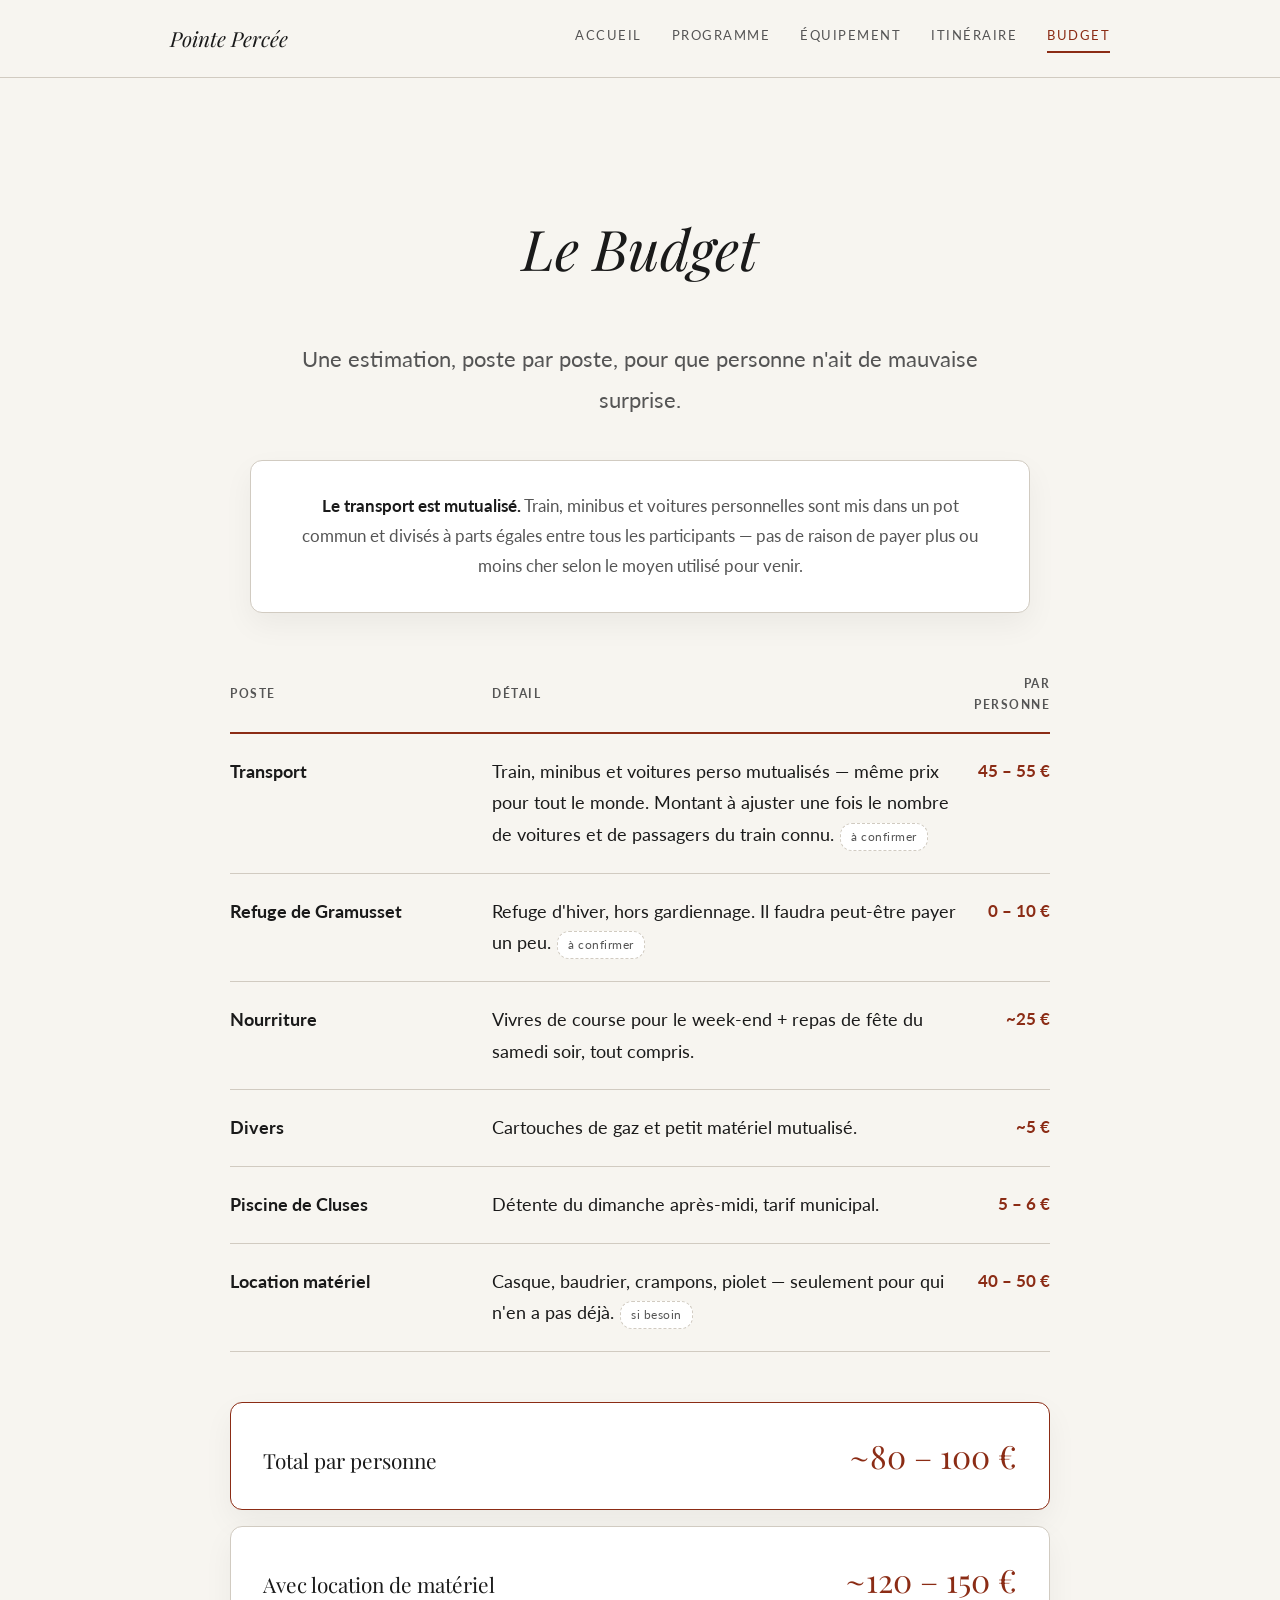
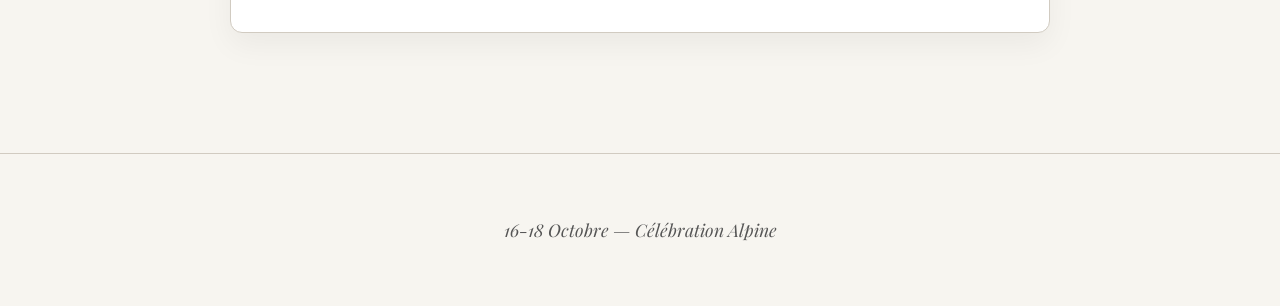
<file: budget.html>
<!DOCTYPE html>
<html lang="fr">
<head>
    <meta charset="UTF-8">
    <meta name="viewport" content="width=device-width, initial-scale=1.0">
    <title>Budget | Anniversaire à la Pointe Percée</title>

    <!-- Google Fonts for Editorial Style -->
    <link rel="preconnect" href="https://fonts.googleapis.com">
    <link rel="preconnect" href="https://fonts.gstatic.com" crossorigin>
    <link href="https://fonts.googleapis.com/css2?family=Playfair+Display:ital,wght@0,400;0,700;1,400&family=Lato:wght@300;400;700&display=swap" rel="stylesheet">

    <link rel="stylesheet" href="style.css">
</head>
<body>

    <nav class="site-nav">
        <div class="container nav-inner">
            <a href="index.html" class="nav-logo">Pointe Percée</a>
            <div class="nav-links">
                <a href="index.html">Accueil</a>
                <a href="programme.html">Programme</a>
                <a href="logistique.html">Équipement</a>
                <a href="itineraire.html">Itinéraire</a>
                <a href="budget.html" class="active">Budget</a>
            </div>
        </div>
    </nav>

    <main>
        <section class="section" style="padding-bottom: 40px;">
            <div class="container text-center reveal">
                <h1 class="editorial-title">Le Budget</h1>
                <p class="editorial-text">Une estimation, poste par poste, pour que personne n'ait de mauvaise surprise.</p>
            </div>
        </section>

        <section class="section" style="padding-top: 0;">
            <div class="container">

                <div class="budget-note reveal">
                    <p>
                        <strong>Le transport est mutualisé.</strong> Train, minibus et voitures personnelles sont mis dans un pot commun et divisés à parts égales entre tous les participants — pas de raison de payer plus ou moins cher selon le moyen utilisé pour venir.
                    </p>
                </div>

                <div class="budget-table-wrapper reveal">
                    <table class="budget-table">
                        <thead>
                            <tr>
                                <th>Poste</th>
                                <th>Détail</th>
                                <th>Par personne</th>
                            </tr>
                        </thead>
                        <tbody>
                            <tr>
                                <td>Transport</td>
                                <td>Train, minibus et voitures perso mutualisés — même prix pour tout le monde. Montant à ajuster une fois le nombre de voitures et de passagers du train connu.<span class="assign-tag">à confirmer</span></td>
                                <td class="budget-amount">45 – 55 €</td>
                            </tr>
                            <tr>
                                <td>Refuge de Gramusset</td>
                                <td>Refuge d'hiver, hors gardiennage. Il faudra peut-être payer un peu.<span class="assign-tag">à confirmer</span></td>
                                <td class="budget-amount">0 – 10 €</td>
                            </tr>
                            <tr>
                                <td>Nourriture</td>
                                <td>Vivres de course pour le week-end + repas de fête du samedi soir, tout compris.</td>
                                <td class="budget-amount">~25 €</td>
                            </tr>
                            <tr>
                                <td>Divers</td>
                                <td>Cartouches de gaz et petit matériel mutualisé.</td>
                                <td class="budget-amount">~5 €</td>
                            </tr>
                            <tr>
                                <td>Piscine de Cluses</td>
                                <td>Détente du dimanche après-midi, tarif municipal.</td>
                                <td class="budget-amount">5 – 6 €</td>
                            </tr>
                            <tr>
                                <td>Location matériel</td>
                                <td>Casque, baudrier, crampons, piolet — seulement pour qui n'en a pas déjà.<span class="assign-tag">si besoin</span></td>
                                <td class="budget-amount">40 – 50 €</td>
                            </tr>
                        </tbody>
                    </table>
                </div>

                <div class="budget-total reveal">
                    <div class="budget-total-row highlight">
                        <h4>Total par personne</h4>
                        <div class="budget-total-amount">~80 – 100 €</div>
                    </div>
                    <div class="budget-total-row">
                        <h4>Avec location de matériel</h4>
                        <div class="budget-total-amount">~120 – 150 €</div>
                    </div>
                </div>

            </div>
        </section>
    </main>

    <footer class="editorial-footer">
        <div class="container">
            <p>16-18 Octobre — Célébration Alpine</p>
        </div>
    </footer>

    <script src="script.js"></script>
</body>
</html>
</file>
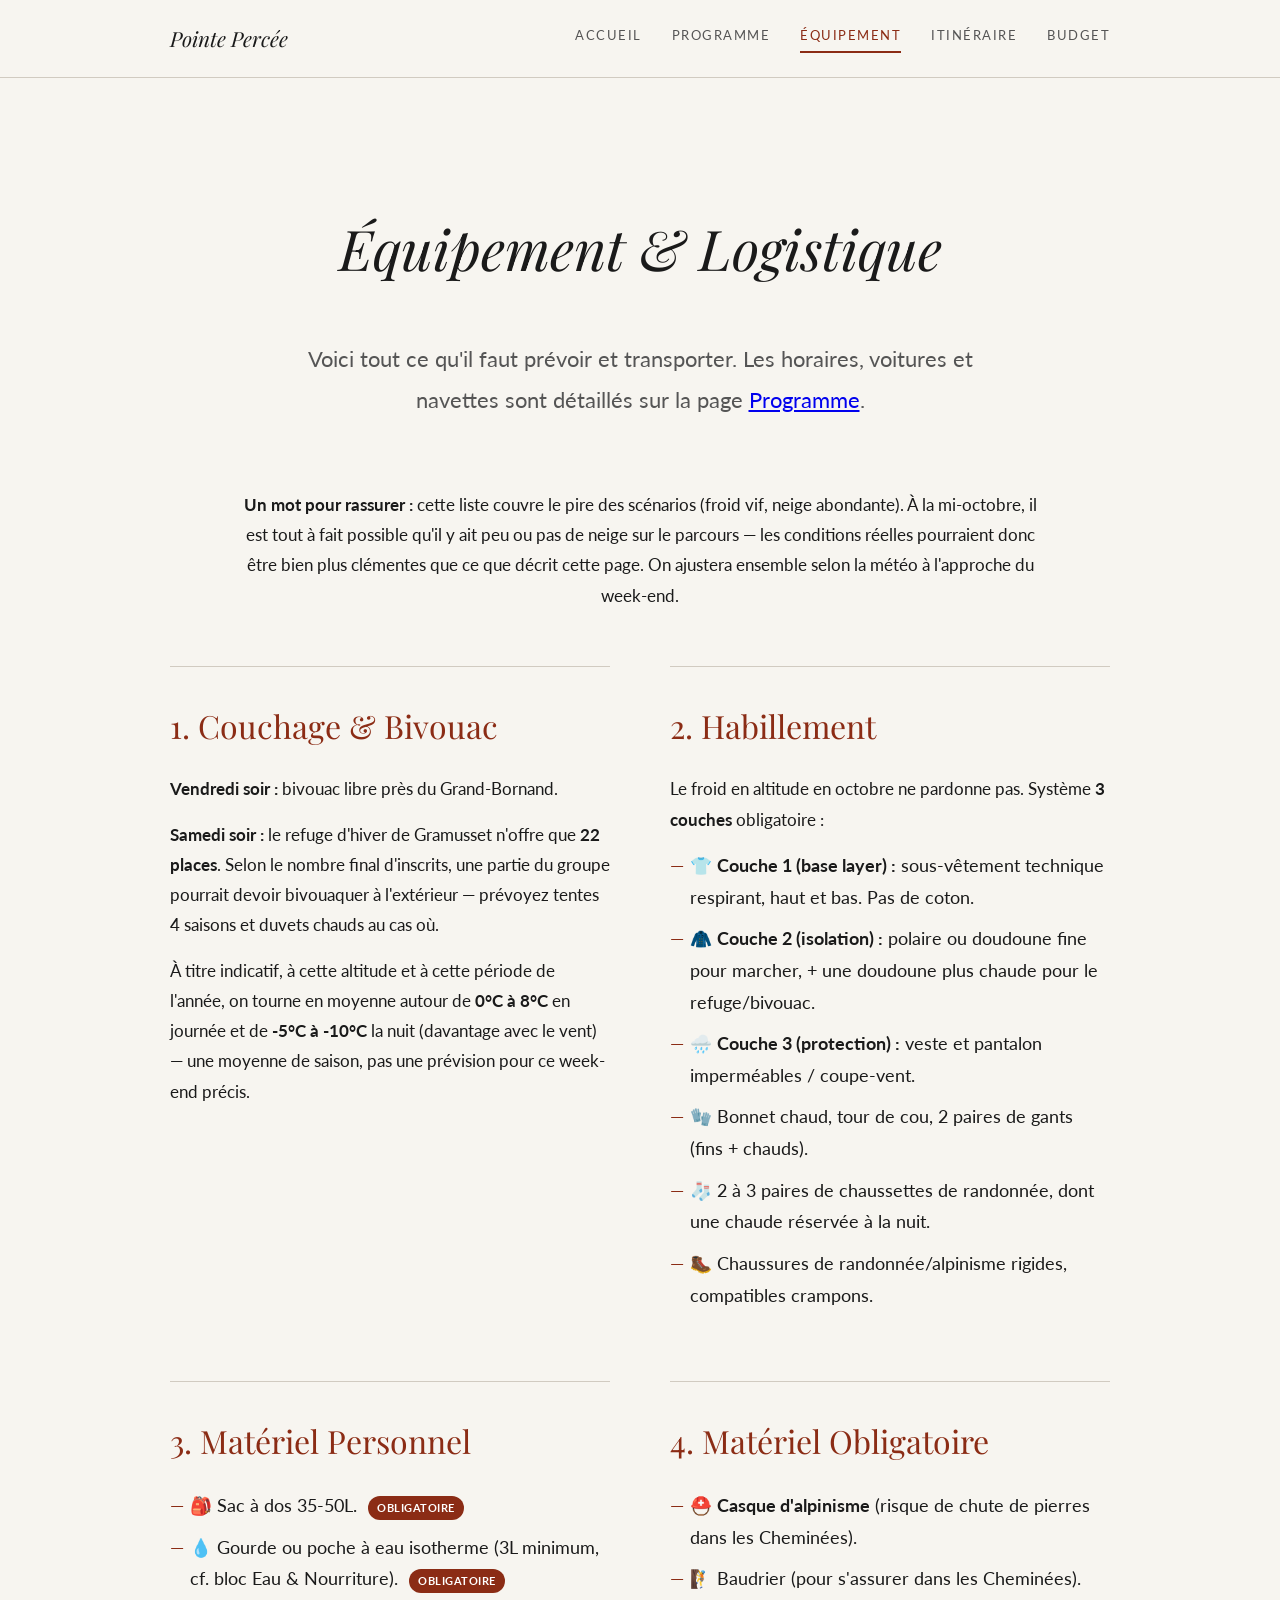
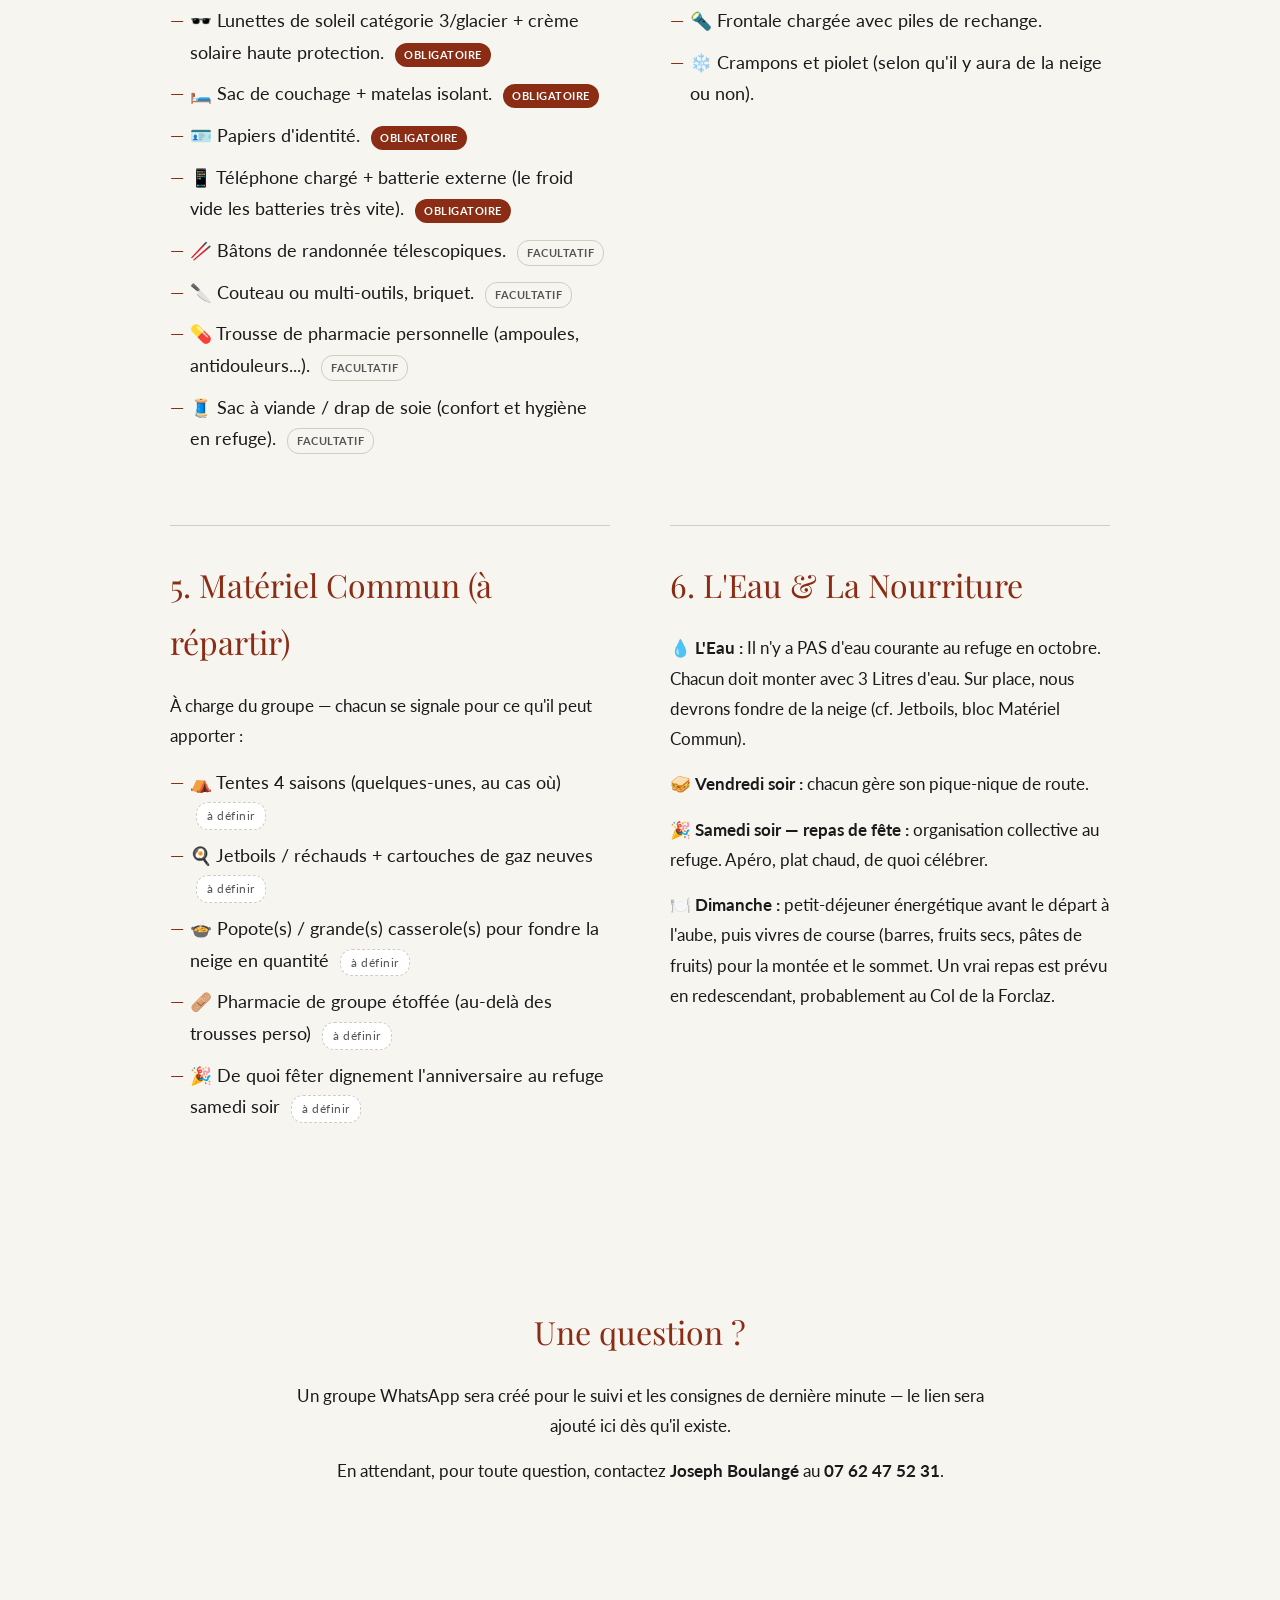
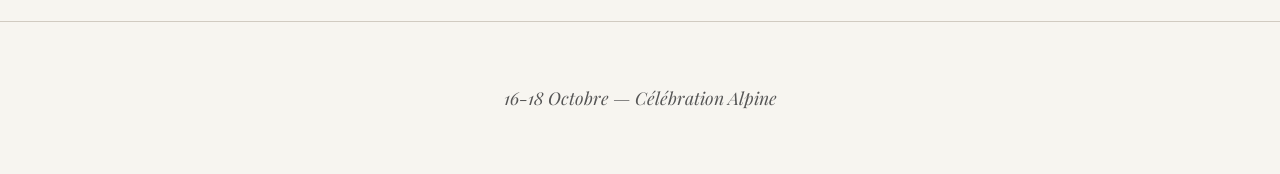
<file: logistique.html>
<!DOCTYPE html>
<html lang="fr">
<head>
    <meta charset="UTF-8">
    <meta name="viewport" content="width=device-width, initial-scale=1.0">
    <title>Équipement & Logistique | Anniversaire à la Pointe Percée</title>

    <!-- Google Fonts for Editorial Style -->
    <link rel="preconnect" href="https://fonts.googleapis.com">
    <link rel="preconnect" href="https://fonts.gstatic.com" crossorigin>
    <link href="https://fonts.googleapis.com/css2?family=Playfair+Display:ital,wght@0,400;0,700;1,400&family=Lato:wght@300;400;700&display=swap" rel="stylesheet">

    <link rel="stylesheet" href="style.css">
</head>
<body>

    <nav class="site-nav">
        <div class="container nav-inner">
            <a href="index.html" class="nav-logo">Pointe Percée</a>
            <div class="nav-links">
                <a href="index.html">Accueil</a>
                <a href="programme.html">Programme</a>
                <a href="logistique.html" class="active">Équipement</a>
                <a href="itineraire.html">Itinéraire</a>
                <a href="budget.html">Budget</a>
            </div>
        </div>
    </nav>

    <main>
        <section class="section" style="padding-bottom: 40px;">
            <div class="container text-center reveal">
                <h1 class="editorial-title">Équipement & Logistique</h1>
                <p class="editorial-text">Voici tout ce qu'il faut prévoir et transporter. Les horaires, voitures et navettes sont détaillés sur la page <a href="programme.html">Programme</a>.</p>
            </div>
        </section>

        <section class="section" style="padding-top: 0; padding-bottom: 20px;">
            <div class="container">
                <div class="logistics-block reveal" style="border-top: none; max-width: 800px; margin: 0 auto; text-align: center;">
                    <p><strong>Un mot pour rassurer :</strong> cette liste couvre le pire des scénarios (froid vif, neige abondante). À la mi-octobre, il est tout à fait possible qu'il y ait peu ou pas de neige sur le parcours — les conditions réelles pourraient donc être bien plus clémentes que ce que décrit cette page. On ajustera ensemble selon la météo à l'approche du week-end.</p>
                </div>
            </div>
        </section>

        <section class="section logistics-section" style="padding-top: 20px;">
            <div class="container">
                <div class="grid-2">

                    <div class="logistics-block reveal">
                        <h3>1. Couchage & Bivouac</h3>
                        <p><strong>Vendredi soir :</strong> bivouac libre près du Grand-Bornand.</p>
                        <p><strong>Samedi soir :</strong> le refuge d'hiver de Gramusset n'offre que <strong>22 places</strong>. Selon le nombre final d'inscrits, une partie du groupe pourrait devoir bivouaquer à l'extérieur — prévoyez tentes 4 saisons et duvets chauds au cas où.</p>
                        <p>À titre indicatif, à cette altitude et à cette période de l'année, on tourne en moyenne autour de <strong>0°C à 8°C</strong> en journée et de <strong>-5°C à -10°C</strong> la nuit (davantage avec le vent) — une moyenne de saison, pas une prévision pour ce week-end précis.</p>
                    </div>

                    <div class="logistics-block reveal">
                        <h3>2. Habillement</h3>
                        <p>Le froid en altitude en octobre ne pardonne pas. Système <strong>3 couches</strong> obligatoire :</p>
                        <ul class="clean-list">
                            <li>👕 <strong>Couche 1 (base layer) :</strong> sous-vêtement technique respirant, haut et bas. Pas de coton.</li>
                            <li>🧥 <strong>Couche 2 (isolation) :</strong> polaire ou doudoune fine pour marcher, + une doudoune plus chaude pour le refuge/bivouac.</li>
                            <li>🌧️ <strong>Couche 3 (protection) :</strong> veste et pantalon imperméables / coupe-vent.</li>
                            <li>🧤 Bonnet chaud, tour de cou, 2 paires de gants (fins + chauds).</li>
                            <li>🧦 2 à 3 paires de chaussettes de randonnée, dont une chaude réservée à la nuit.</li>
                            <li>🥾 Chaussures de randonnée/alpinisme rigides, compatibles crampons.</li>
                        </ul>
                    </div>

                    <div class="logistics-block reveal">
                        <h3>3. Matériel Personnel</h3>
                        <ul class="clean-list">
                            <li>🎒 Sac à dos 35-50L. <span class="tag-req">Obligatoire</span></li>
                            <li>💧 Gourde ou poche à eau isotherme (3L minimum, cf. bloc Eau & Nourriture). <span class="tag-req">Obligatoire</span></li>
                            <li>🕶️ Lunettes de soleil catégorie 3/glacier + crème solaire haute protection. <span class="tag-req">Obligatoire</span></li>
                            <li>🛏️ Sac de couchage + matelas isolant. <span class="tag-req">Obligatoire</span></li>
                            <li>🪪 Papiers d'identité. <span class="tag-req">Obligatoire</span></li>
                            <li>📱 Téléphone chargé + batterie externe (le froid vide les batteries très vite). <span class="tag-req">Obligatoire</span></li>
                            <li>🥢 Bâtons de randonnée télescopiques. <span class="tag-opt">Facultatif</span></li>
                            <li>🔪 Couteau ou multi-outils, briquet. <span class="tag-opt">Facultatif</span></li>
                            <li>💊 Trousse de pharmacie personnelle (ampoules, antidouleurs...). <span class="tag-opt">Facultatif</span></li>
                            <li>🧵 Sac à viande / drap de soie (confort et hygiène en refuge). <span class="tag-opt">Facultatif</span></li>
                        </ul>
                    </div>

                    <div class="logistics-block reveal">
                        <h3>4. Matériel Obligatoire</h3>
                        <ul class="clean-list">
                            <li>⛑️ <strong>Casque d'alpinisme</strong> (risque de chute de pierres dans les Cheminées).</li>
                            <li>🧗 Baudrier (pour s'assurer dans les Cheminées).</li>
                            <li>🔦 Frontale chargée avec piles de rechange.</li>
                            <li>❄️ Crampons et piolet (selon qu'il y aura de la neige ou non).</li>
                        </ul>
                    </div>

                    <div class="logistics-block reveal">
                        <h3>5. Matériel Commun (à répartir)</h3>
                        <p>À charge du groupe — chacun se signale pour ce qu'il peut apporter :</p>
                        <ul class="clean-list">
                            <li>⛺ Tentes 4 saisons (quelques-unes, au cas où) <span class="assign-tag">à définir</span></li>
                            <li>🍳 Jetboils / réchauds + cartouches de gaz neuves <span class="assign-tag">à définir</span></li>
                            <li>🍲 Popote(s) / grande(s) casserole(s) pour fondre la neige en quantité <span class="assign-tag">à définir</span></li>
                            <li>🩹 Pharmacie de groupe étoffée (au-delà des trousses perso) <span class="assign-tag">à définir</span></li>
                            <li>🎉 De quoi fêter dignement l'anniversaire au refuge samedi soir <span class="assign-tag">à définir</span></li>
                        </ul>
                    </div>

                    <div class="logistics-block reveal">
                        <h3>6. L'Eau & La Nourriture</h3>
                        <p>💧 <strong>L'Eau :</strong> Il n'y a PAS d'eau courante au refuge en octobre. Chacun doit monter avec 3 Litres d'eau. Sur place, nous devrons fondre de la neige (cf. Jetboils, bloc Matériel Commun).</p>
                        <p>🥪 <strong>Vendredi soir :</strong> chacun gère son pique-nique de route.</p>
                        <p>🎉 <strong>Samedi soir — repas de fête :</strong> organisation collective au refuge. Apéro, plat chaud, de quoi célébrer.</p>
                        <p>🍽️ <strong>Dimanche :</strong> petit-déjeuner énergétique avant le départ à l'aube, puis vivres de course (barres, fruits secs, pâtes de fruits) pour la montée et le sommet. Un vrai repas est prévu en redescendant, probablement au Col de la Forclaz.</p>
                    </div>

                </div>
            </div>
        </section>

        <section class="section" style="padding-top: 20px;">
            <div class="container">
                <div class="logistics-block reveal" style="border-top: none; max-width: 700px; margin: 0 auto; text-align: center;">
                    <h3>Une question ?</h3>
                    <p>Un groupe WhatsApp sera créé pour le suivi et les consignes de dernière minute — le lien sera ajouté ici dès qu'il existe.</p>
                    <p>En attendant, pour toute question, contactez <strong>Joseph Boulangé</strong> au <strong>07 62 47 52 31</strong>.</p>
                </div>
            </div>
        </section>
    </main>

    <footer class="editorial-footer">
        <div class="container">
            <p>16-18 Octobre — Célébration Alpine</p>
        </div>
    </footer>

    <script src="script.js"></script>
</body>
</html>
</file>
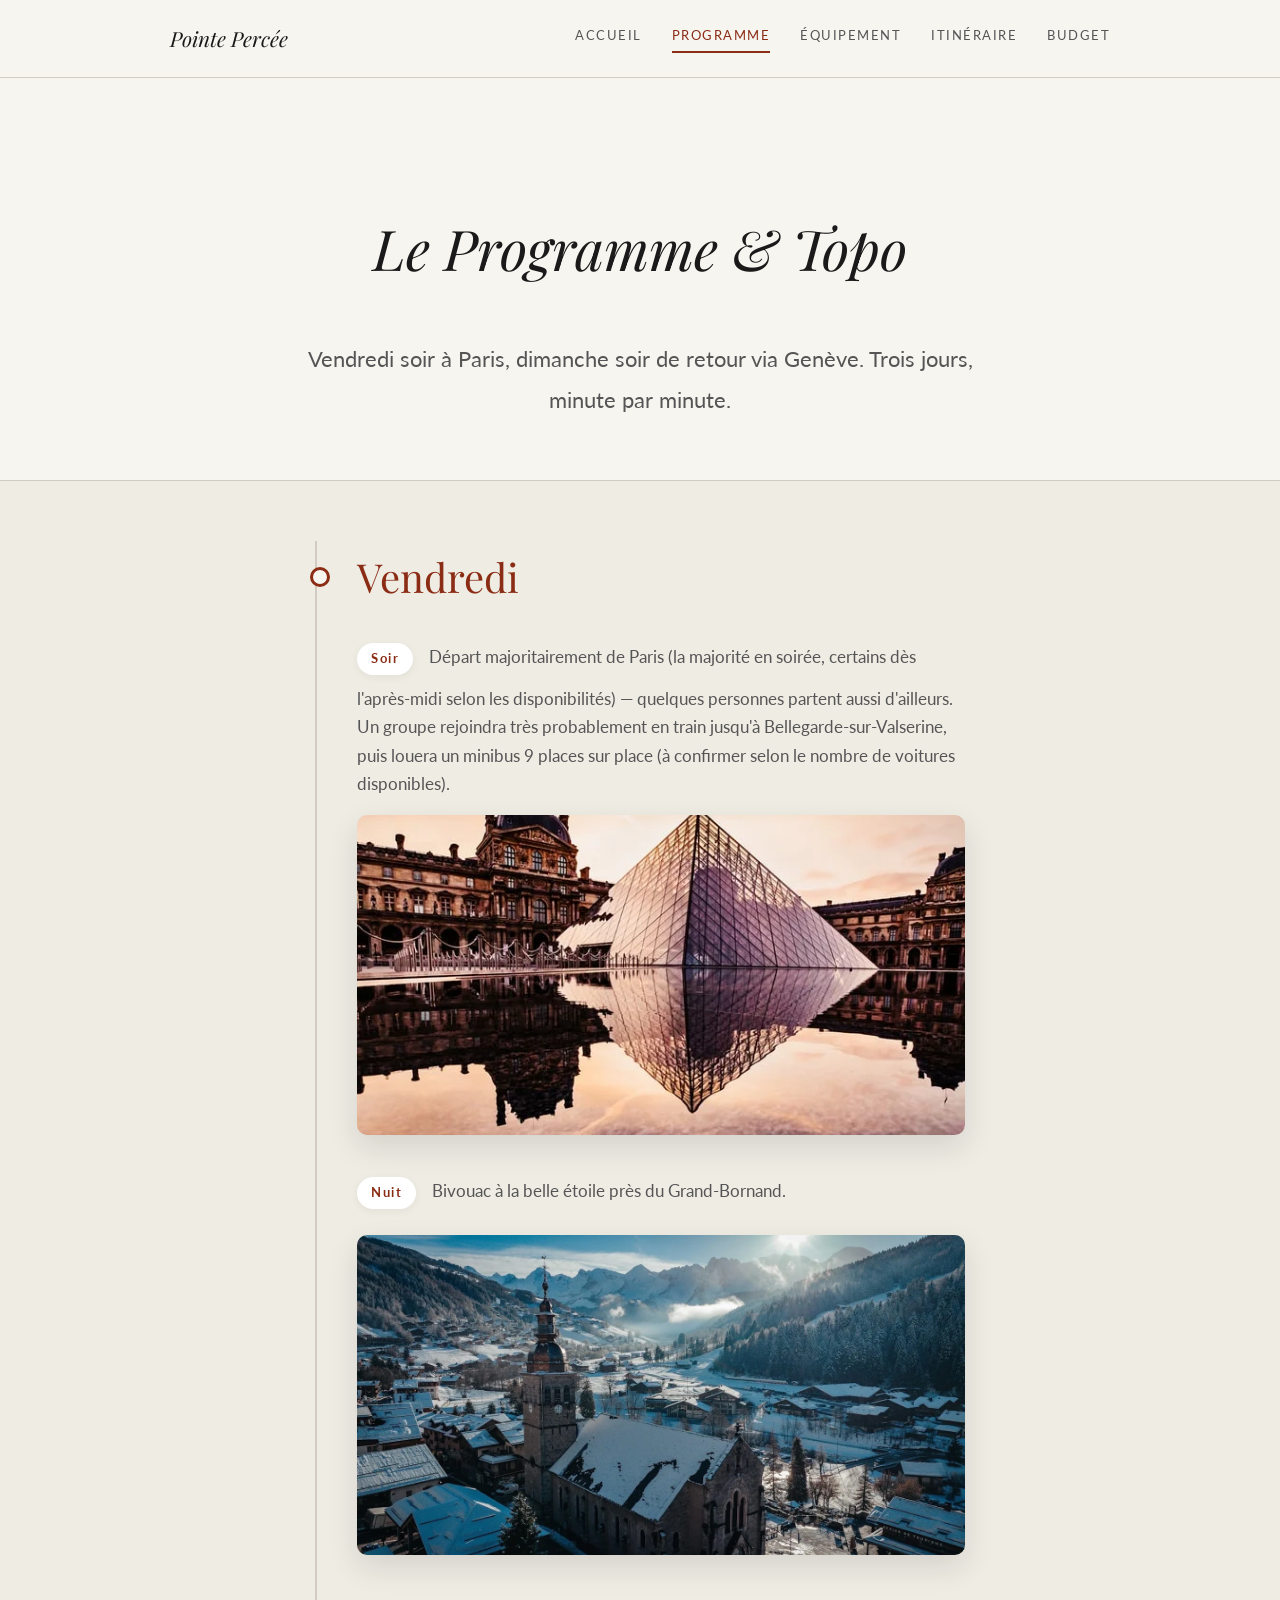
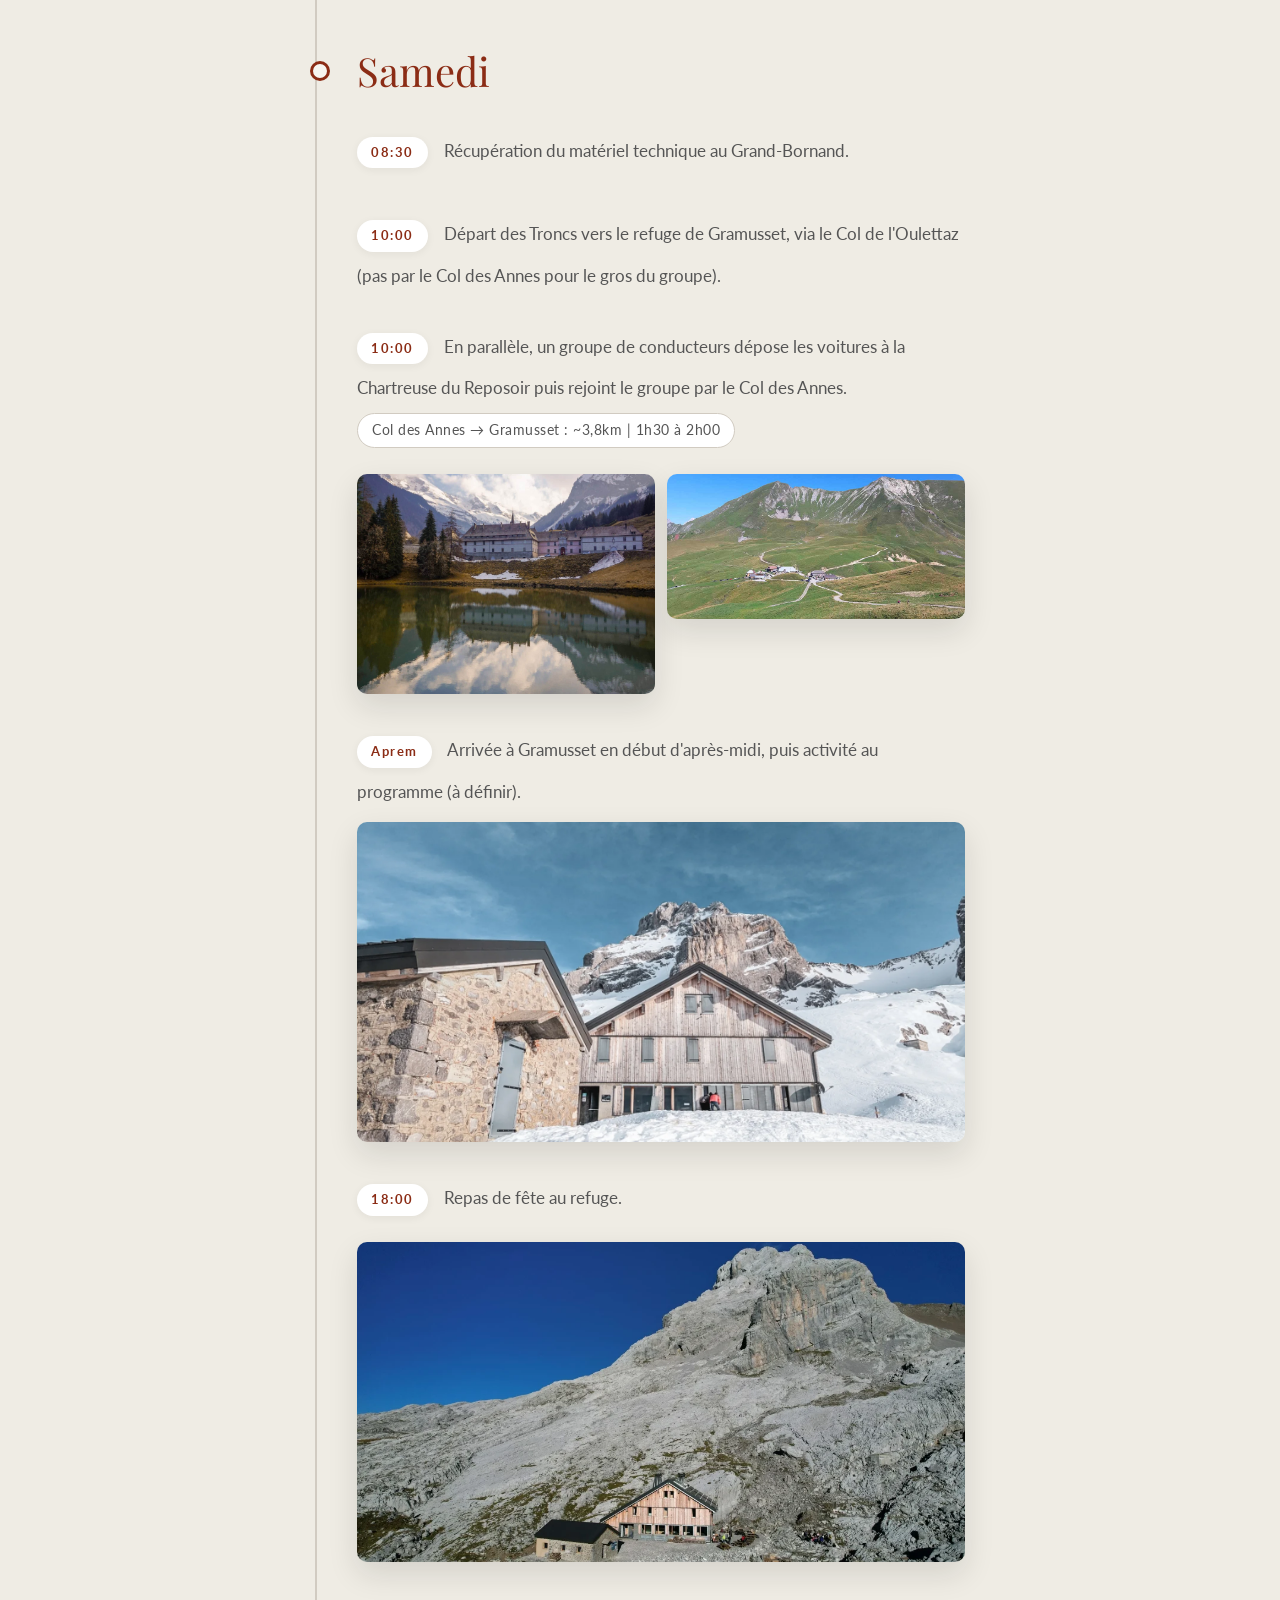
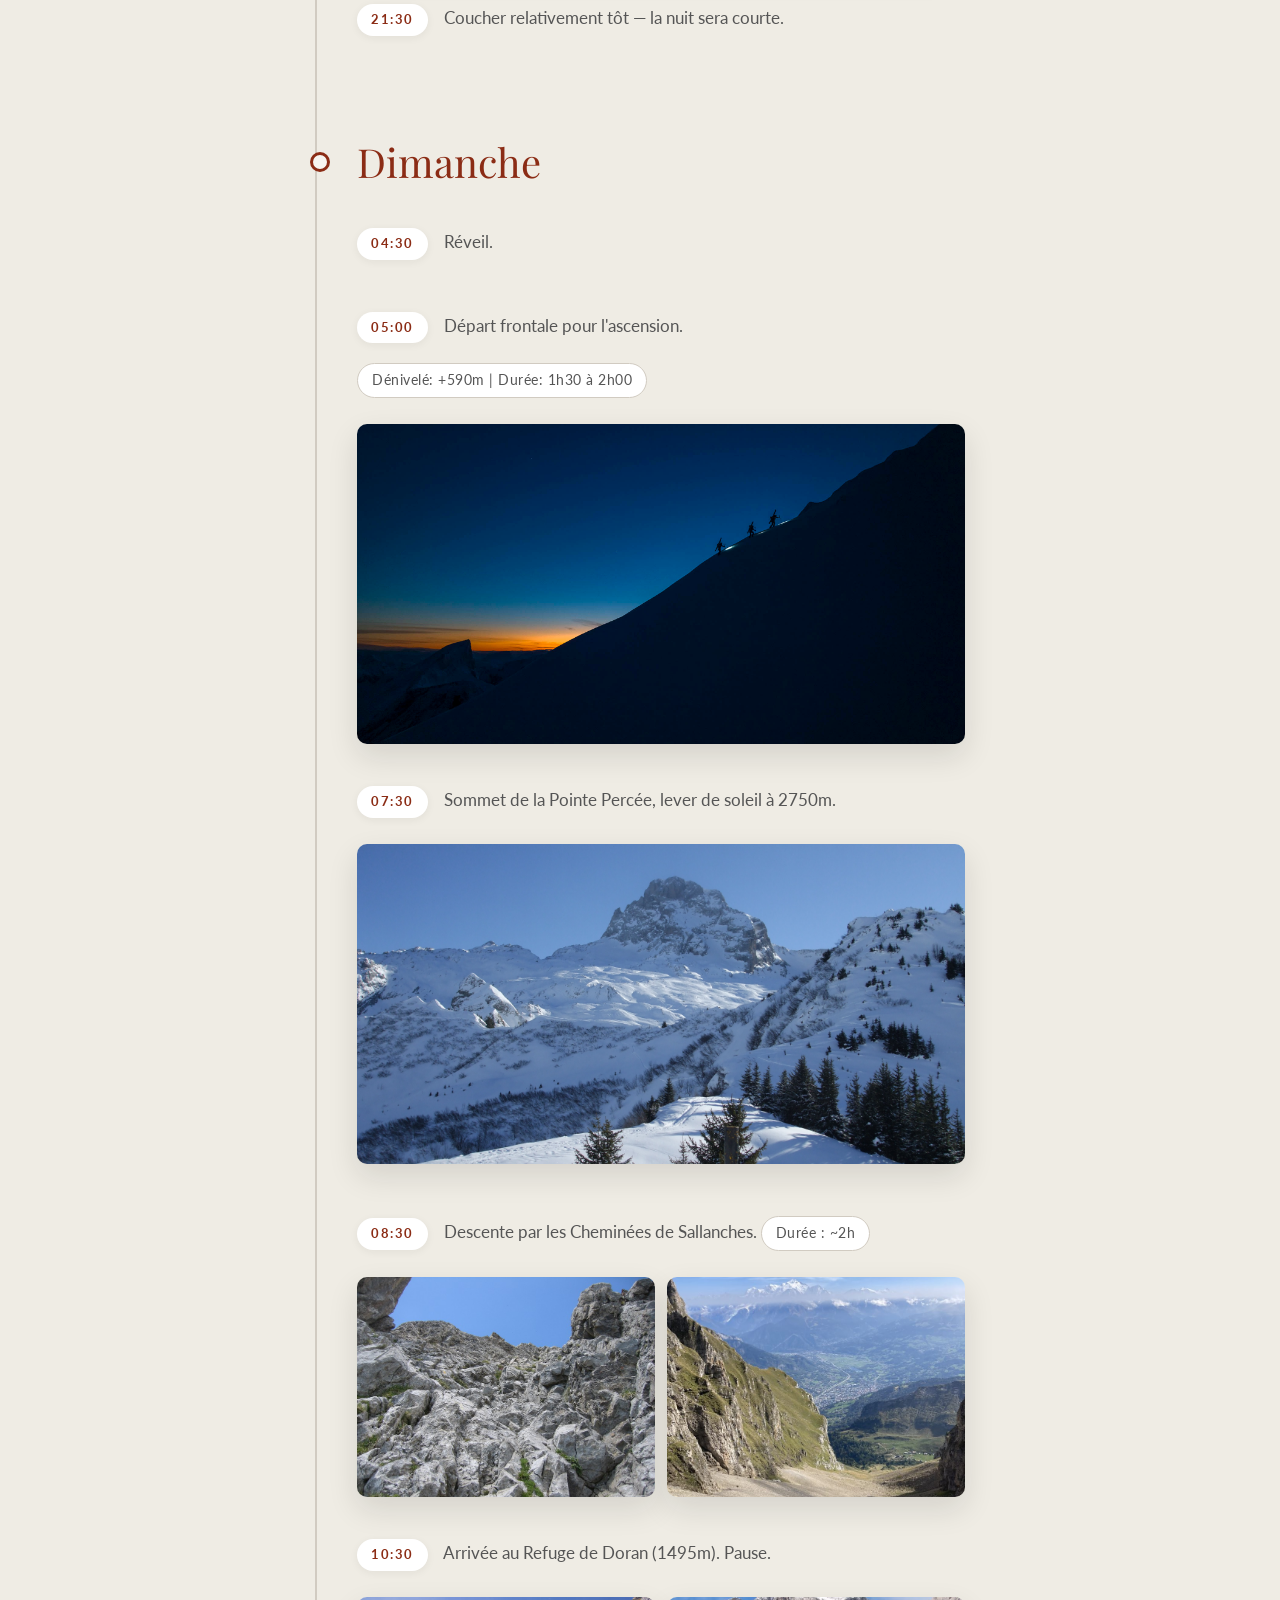
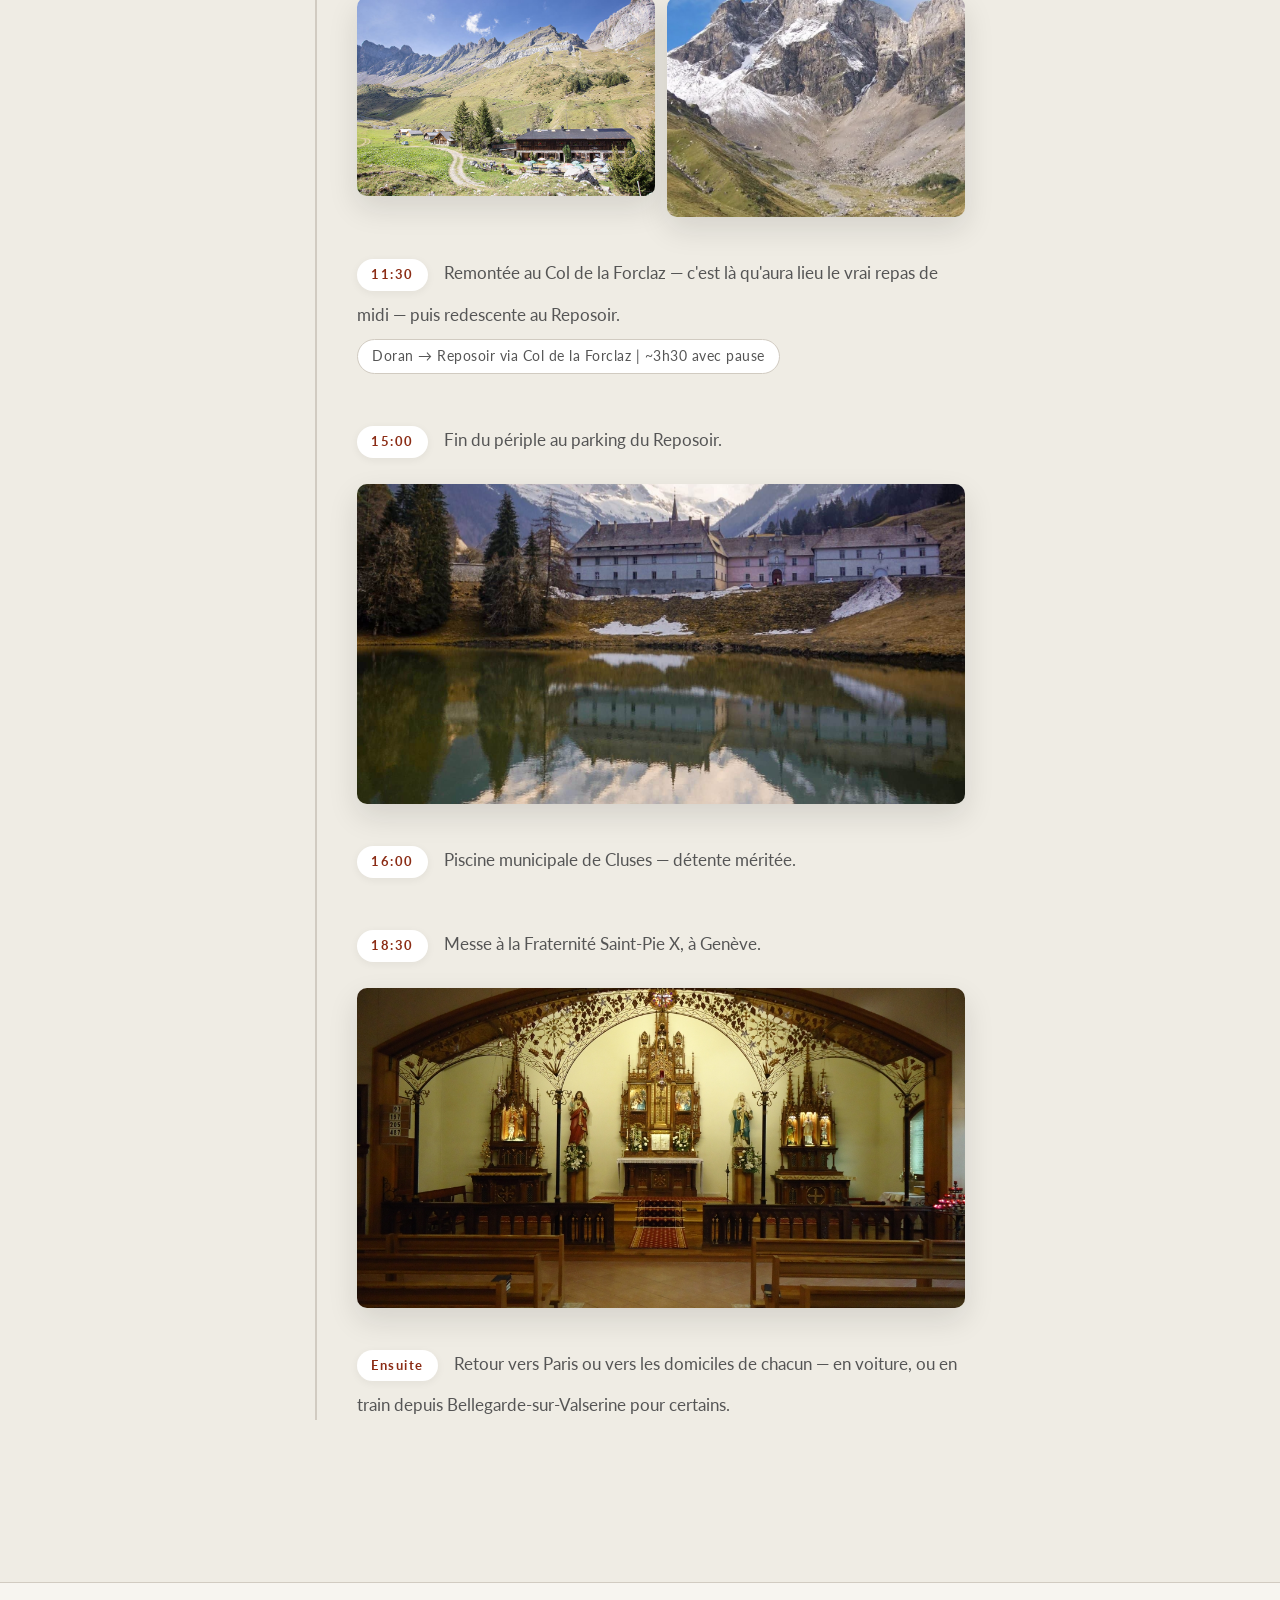
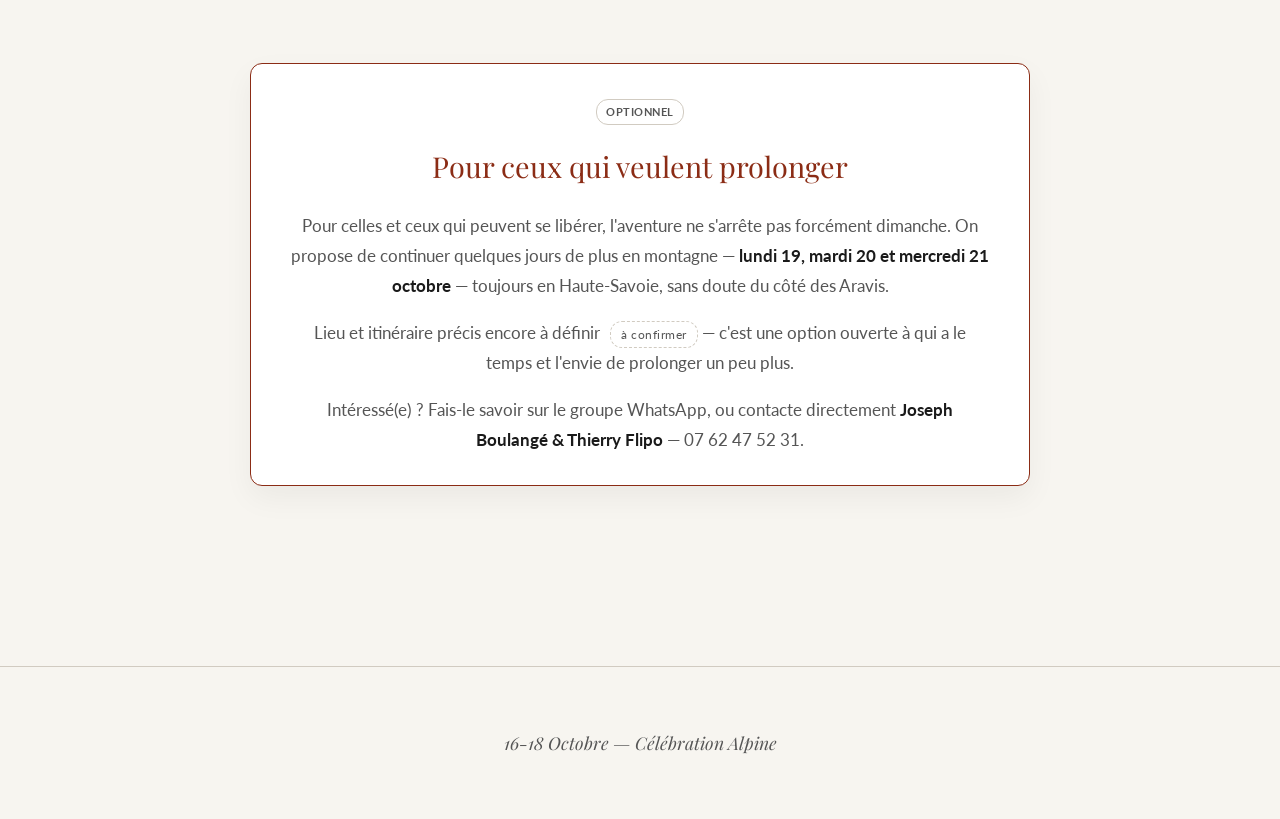
<file: programme.html>
<!DOCTYPE html>
<html lang="fr">
<head>
    <meta charset="UTF-8">
    <meta name="viewport" content="width=device-width, initial-scale=1.0">
    <title>Le Programme | Anniversaire à la Pointe Percée</title>

    <!-- Google Fonts for Editorial Style -->
    <link rel="preconnect" href="https://fonts.googleapis.com">
    <link rel="preconnect" href="https://fonts.gstatic.com" crossorigin>
    <link href="https://fonts.googleapis.com/css2?family=Playfair+Display:ital,wght@0,400;0,700;1,400&family=Lato:wght@300;400;700&display=swap" rel="stylesheet">

    <link rel="stylesheet" href="style.css">
</head>
<body>

    <nav class="site-nav">
        <div class="container nav-inner">
            <a href="index.html" class="nav-logo">Pointe Percée</a>
            <div class="nav-links">
                <a href="index.html">Accueil</a>
                <a href="programme.html" class="active">Programme</a>
                <a href="logistique.html">Équipement</a>
                <a href="itineraire.html">Itinéraire</a>
                <a href="budget.html">Budget</a>
            </div>
        </div>
    </nav>

    <main>
        <section class="section" style="padding-bottom: 60px;">
            <div class="container text-center reveal">
                <h1 class="editorial-title">Le Programme & Topo</h1>
                <p class="editorial-text">Vendredi soir à Paris, dimanche soir de retour via Genève. Trois jours, minute par minute.</p>
            </div>
        </section>

        <section class="section timeline-section" style="padding-top: 60px;">
            <div class="container">

                <div class="timeline editorial-timeline">
                    <!-- Friday -->
                    <div class="day-block reveal">
                        <h4 class="day-title">Vendredi</h4>
                        <ul class="day-events">
                            <li>
                                <span class="time">Soir</span> Départ majoritairement de Paris (la majorité en soirée, certains dès l'après-midi selon les disponibilités) — quelques personnes partent aussi d'ailleurs. Un groupe rejoindra très probablement en train jusqu'à Bellegarde-sur-Valserine, puis louera un minibus 9 places sur place (à confirmer selon le nombre de voitures disponibles).
                                <img src="assets/paris-depart.webp" alt="Départ de Paris" class="timeline-img">
                            </li>
                            <li>
                                <span class="time">Nuit</span> Bivouac à la belle étoile près du Grand-Bornand.
                                <img src="assets/grand-bornand.webp" alt="Le Grand-Bornand" class="timeline-img">
                            </li>
                        </ul>
                    </div>

                    <!-- Saturday -->
                    <div class="day-block mt-large reveal">
                        <h4 class="day-title">Samedi</h4>
                        <ul class="day-events">
                            <li>
                                <span class="time">08:30</span> Récupération du matériel technique au Grand-Bornand.
                            </li>
                            <li>
                                <span class="time">10:00</span> Départ des Troncs vers le refuge de Gramusset, via le Col de l'Oulettaz (pas par le Col des Annes pour le gros du groupe).
                            </li>
                            <li>
                                <span class="time">10:00</span> En parallèle, un groupe de conducteurs dépose les voitures à la Chartreuse du Reposoir puis rejoint le groupe par le Col des Annes.
                                <div class="topo-badge">Col des Annes → Gramusset : ~3,8km | 1h30 à 2h00</div>
                                <div class="timeline-img-row">
                                    <img src="assets/chartreuse-reposoir.jpg" alt="Chartreuse du Reposoir" class="timeline-img">
                                    <img src="assets/col-des-annes.jpg" alt="Col des Annes" class="timeline-img">
                                </div>
                            </li>
                            <li>
                                <span class="time">Aprem</span> Arrivée à Gramusset en début d'après-midi, puis activité au programme (à définir).
                                <img src="assets/refuge-gramusset.jpg" alt="Refuge de Gramusset" class="timeline-img">
                            </li>
                            <li>
                                <span class="time">18:00</span> Repas de fête au refuge.
                                <img src="assets/refuge-gramusset-drone.webp" alt="Refuge de Gramusset vu du ciel" class="timeline-img">
                            </li>
                            <li>
                                <span class="time">21:30</span> Coucher relativement tôt — la nuit sera courte.
                            </li>
                        </ul>
                    </div>

                    <!-- Sunday -->
                    <div class="day-block mt-large reveal">
                        <h4 class="day-title">Dimanche</h4>
                        <ul class="day-events">
                            <li>
                                <span class="time">04:30</span> Réveil.
                            </li>
                            <li>
                                <span class="time">05:00</span> Départ frontale pour l'ascension.
                                <div class="topo-badge">Dénivelé: +590m | Durée: 1h30 à 2h00</div>
                                <img src="assets/depart-nuit.jpg" alt="Départ frontale de nuit" class="timeline-img">
                            </li>
                            <li>
                                <span class="time">07:30</span> Sommet de la Pointe Percée, lever de soleil à 2750m.
                                <img src="assets/pointe-percee-sommet.jpg" alt="Sommet de la Pointe Percée" class="timeline-img">
                            </li>
                            <li>
                                <span class="time">08:30</span> Descente par les Cheminées de Sallanches.
                                <div class="topo-badge">Durée : ~2h</div>
                                <div class="timeline-img-row">
                                    <img src="assets/cheminees-sallanches.jpg" alt="Les Cheminées de Sallanches" class="timeline-img">
                                    <img src="assets/cheminees-sallanches-apres.jpg" alt="Après les Cheminées de Sallanches" class="timeline-img">
                                </div>
                            </li>
                            <li>
                                <span class="time">10:30</span> Arrivée au Refuge de Doran (1495m). Pause.
                                <div class="timeline-img-row">
                                    <img src="assets/refuge-doran.jpg" alt="Refuge de Doran" class="timeline-img">
                                    <img src="assets/pointe-percee-depuis-doran.jpg" alt="La Pointe Percée vue depuis Doran" class="timeline-img">
                                </div>
                            </li>
                            <li>
                                <span class="time">11:30</span> Remontée au Col de la Forclaz — c'est là qu'aura lieu le vrai repas de midi — puis redescente au Reposoir.
                                <div class="topo-badge">Doran → Reposoir via Col de la Forclaz | ~3h30 avec pause</div>
                            </li>
                            <li>
                                <span class="time">15:00</span> Fin du périple au parking du Reposoir.
                                <img src="assets/chartreuse-reposoir.jpg" alt="Chartreuse du Reposoir" class="timeline-img">
                            </li>
                            <li>
                                <span class="time">16:00</span> Piscine municipale de Cluses — détente méritée.
                            </li>
                            <li>
                                <span class="time">18:30</span> Messe à la Fraternité Saint-Pie X, à Genève.
                                <img src="assets/messe-geneve.jpg" alt="Fraternité Saint-Pie X, Genève" class="timeline-img">
                            </li>
                            <li>
                                <span class="time">Ensuite</span> Retour vers Paris ou vers les domiciles de chacun — en voiture, ou en train depuis Bellegarde-sur-Valserine pour certains.
                            </li>
                        </ul>
                    </div>
                </div>
            </div>
        </section>

        <section class="section" style="padding-top: 80px;">
            <div class="container">
                <div class="budget-note reveal" style="border-color: var(--accent); text-align: center;">
                    <span class="tag-opt" style="margin: 0 0 16px 0; display: inline-block;">Optionnel</span>
                    <h3 style="color: var(--accent); font-size: 1.8rem; margin-bottom: 18px;">Pour ceux qui veulent prolonger</h3>
                    <p>
                        Pour celles et ceux qui peuvent se libérer, l'aventure ne s'arrête pas forcément dimanche.
                        On propose de continuer quelques jours de plus en montagne — <strong>lundi 19, mardi 20 et
                        mercredi 21 octobre</strong> — toujours en Haute-Savoie, sans doute du côté des Aravis.
                    </p>
                    <p style="margin-top: 16px;">
                        Lieu et itinéraire précis encore à définir <span class="assign-tag">à confirmer</span> —
                        c'est une option ouverte à qui a le temps et l'envie de prolonger un peu plus.
                    </p>
                    <p style="margin-top: 16px;">
                        Intéressé(e) ? Fais-le savoir sur le groupe WhatsApp, ou contacte directement
                        <strong>Joseph Boulangé & Thierry Flipo</strong> — 07 62 47 52 31.
                    </p>
                </div>
            </div>
        </section>
    </main>

    <footer class="editorial-footer">
        <div class="container">
            <p>16-18 Octobre — Célébration Alpine</p>
        </div>
    </footer>

    <script src="script.js"></script>
</body>
</html>
</file>
<file: style.css>
/* Editorial Artistic Style */
:root {
    --bg-color: #f7f5f0; /* Off-white, paper-like background */
    --text-main: #1a1a1a;
    --text-muted: #555555;
    --accent: #8b2c15; /* Deep rust / alpine earthy red */
    --line-color: #d1cbc1;
}

* {
    margin: 0;
    padding: 0;
    box-sizing: border-box;
}

html {
    scroll-behavior: smooth;
}

body {
    font-family: 'Lato', sans-serif;
    background-color: var(--bg-color);
    color: var(--text-main);
    line-height: 1.8;
    font-size: 1.1rem;
    overflow-x: hidden;
}

h1, h2, h3, h4 {
    font-family: 'Playfair Display', serif;
    font-weight: 400;
    color: var(--text-main);
}

.container {
    max-width: 1000px;
    margin: 0 auto;
    padding: 0 30px;
}

.section {
    padding: 120px 0;
}

/* Site Navigation */
.site-nav {
    position: sticky;
    top: 0;
    z-index: 100;
    background-color: var(--bg-color);
    border-bottom: 1px solid var(--line-color);
}

.nav-inner {
    display: flex;
    align-items: center;
    justify-content: space-between;
    padding: 20px 30px;
}

.nav-logo {
    font-family: 'Playfair Display', serif;
    font-style: italic;
    font-size: 1.3rem;
    color: var(--text-main);
    text-decoration: none;
}

.nav-links {
    display: flex;
    gap: 30px;
}

.nav-links a {
    font-family: 'Lato', sans-serif;
    font-size: 0.8rem;
    letter-spacing: 1.5px;
    text-transform: uppercase;
    text-decoration: none;
    color: var(--text-muted);
    padding-bottom: 4px;
    border-bottom: 2px solid transparent;
    transition: color 0.2s ease, border-color 0.2s ease;
}

.nav-links a:hover,
.nav-links a.active {
    color: var(--accent);
    border-bottom-color: var(--accent);
}

@media screen and (max-width: 768px) {
    .nav-inner { flex-direction: column; gap: 12px; padding: 16px 20px; }
    .nav-links { gap: 18px; flex-wrap: wrap; justify-content: center; }
}

/* Home Nav Cards */
.nav-cards {
    display: grid;
    grid-template-columns: repeat(2, 1fr);
    gap: 30px;
}

.nav-card {
    display: block;
    text-decoration: none;
    background-color: #ffffff;
    border: 1px solid var(--line-color);
    border-radius: 12px;
    padding: 40px 30px;
    box-shadow: 0 12px 30px rgba(26, 26, 26, 0.05);
    transition: transform 0.3s ease, box-shadow 0.3s ease;
}

.nav-card:hover {
    transform: translateY(-6px);
    box-shadow: 0 16px 36px rgba(26, 26, 26, 0.1);
}

.nav-card h3 {
    font-size: 1.7rem;
    color: var(--accent);
    margin-bottom: 14px;
}

.nav-card p {
    color: var(--text-muted);
    font-size: 1rem;
    margin-bottom: 20px;
}

.nav-card span {
    font-family: 'Lato', sans-serif;
    font-size: 0.8rem;
    letter-spacing: 1.5px;
    text-transform: uppercase;
    color: var(--text-main);
}

@media screen and (max-width: 768px) {
    .nav-cards { grid-template-columns: 1fr; }
}

/* Hero Section */
.hero {
    height: 90vh;
    position: relative;
    padding: 20px;
}

.hero-image {
    width: 100%;
    height: 100%;
    background-color: #2a2a2a; 
    background-position: center;
    background-size: cover;
    position: relative;
    display: flex;
    align-items: center;
    justify-content: center;
    text-align: center;
}

.hero-overlay {
    position: absolute;
    inset: 0;
    background: linear-gradient(180deg, rgba(10, 10, 10, 0.15) 0%, rgba(10, 10, 10, 0.35) 55%, rgba(10, 10, 10, 0.6) 100%);
}

.hero-content {
    position: relative;
    z-index: 1;
    color: #ffffff;
}

.date-subtitle {
    font-family: 'Lato', sans-serif;
    text-transform: uppercase;
    letter-spacing: 4px;
    font-size: 0.9rem;
    margin-bottom: 20px;
    color: #e0e0e0;
}

.hero h1 {
    font-size: 6rem;
    font-weight: 700;
    color: #ffffff;
    line-height: 1;
    margin-bottom: 10px;
    letter-spacing: -1px;
    text-shadow: 0 5px 15px rgba(0,0,0,0.5);
}

.elevation {
    font-family: 'Lato', sans-serif;
    letter-spacing: 6px;
    font-size: 1rem;
    margin-top: 20px;
    color: var(--accent);
}

/* Intro Section */
.editorial-title {
    font-size: 3.5rem;
    margin-bottom: 40px;
    font-style: italic;
}

.center-title {
    text-align: center;
}

.editorial-text {
    font-size: 1.4rem;
    max-width: 700px;
    margin: 0 auto;
    color: var(--text-muted);
}

.text-center {
    text-align: center;
}

/* Image Placeholder Banner */
.image-banner {
    height: 60vh;
    background-color: #e0dbce;
    display: flex;
    align-items: center;
    justify-content: center;
    background-size: cover;
    background-position: center;
    background-attachment: fixed; /* Parallax effect */
}

/* Logistics Grid */
.grid-2 {
    display: grid;
    grid-template-columns: 1fr 1fr;
    gap: 60px;
}

.logistics-block {
    border-top: 1px solid var(--line-color);
    padding-top: 30px;
}

.logistics-block h3 {
    font-size: 2rem;
    margin-bottom: 20px;
    color: var(--accent);
}

.logistics-block p {
    margin-bottom: 15px;
    font-size: 1.05rem;
}

.clean-list {
    list-style: none;
}

.clean-list li {
    position: relative;
    padding-left: 20px;
    margin-bottom: 10px;
}

.clean-list li::before {
    content: '—';
    position: absolute;
    left: 0;
    color: var(--accent);
}

.assign-tag {
    display: inline-block;
    font-family: 'Lato', sans-serif;
    font-size: 0.75rem;
    letter-spacing: 0.5px;
    color: var(--text-muted);
    background-color: #ffffff;
    border: 1px dashed var(--line-color);
    padding: 2px 10px;
    border-radius: 12px;
    margin-left: 6px;
    white-space: nowrap;
}

.tag-req,
.tag-opt {
    display: inline-block;
    font-family: 'Lato', sans-serif;
    font-size: 0.7rem;
    font-weight: 700;
    letter-spacing: 0.5px;
    text-transform: uppercase;
    padding: 2px 9px;
    border-radius: 12px;
    margin-left: 6px;
    white-space: nowrap;
}

.tag-req {
    color: #ffffff;
    background-color: var(--accent);
}

.tag-opt {
    color: var(--text-muted);
    background-color: transparent;
    border: 1px solid var(--line-color);
}

/* Timeline */
.timeline-section {
    background-color: #efece4;
    border-top: 1px solid var(--line-color);
    border-bottom: 1px solid var(--line-color);
}

.editorial-timeline {
    max-width: 650px;
    margin: 0 auto;
    border-left: 2px solid var(--line-color);
    padding-left: 40px;
}

.day-title {
    font-size: 2.5rem;
    margin-bottom: 30px;
    color: var(--accent);
    position: relative;
}

.day-title::before {
    content: '';
    position: absolute;
    left: -47px;
    top: 50%;
    transform: translateY(-50%);
    width: 14px;
    height: 14px;
    background-color: var(--bg-color);
    border: 3px solid var(--accent);
    border-radius: 50%;
}

.day-events {
    list-style: none;
}

.day-events li {
    margin-bottom: 42px;
    position: relative;
    font-size: 1.05rem;
    line-height: 1.7;
    color: var(--text-muted);
}

.day-events .time {
    display: inline-block;
    font-family: 'Lato', sans-serif;
    font-weight: 700;
    font-size: 0.8rem;
    letter-spacing: 1.5px;
    color: var(--accent);
    background-color: #ffffff;
    padding: 5px 14px;
    border-radius: 20px;
    margin-right: 12px;
    margin-bottom: 10px;
    box-shadow: 0 2px 8px rgba(26, 26, 26, 0.06);
}

.topo-badge {
    display: inline-block;
    margin-top: 10px;
    margin-bottom: 10px;
    font-size: 0.85rem;
    font-family: 'Lato', sans-serif;
    color: var(--text-muted);
    background-color: #ffffff;
    border: 1px solid var(--line-color);
    padding: 5px 14px;
    border-radius: 20px;
    letter-spacing: 0.5px;
}

.warning-text {
    font-size: 0.95rem;
    color: #a4321f;
    font-style: italic;
    margin-bottom: 15px;
}

.timeline-img {
    display: block;
    width: 100%;
    max-height: 320px;
    object-fit: cover;
    margin-top: 16px;
    border-radius: 10px;
    box-shadow: 0 12px 30px rgba(26, 26, 26, 0.12);
    transition: transform 0.4s ease, box-shadow 0.4s ease;
}

.timeline-img:hover {
    transform: translateY(-4px);
    box-shadow: 0 16px 36px rgba(26, 26, 26, 0.16);
}

.timeline-img-row {
    display: grid;
    grid-template-columns: 1fr 1fr;
    gap: 12px;
}

.timeline-img-row .timeline-img {
    margin-top: 16px;
    max-height: 220px;
}

@media screen and (max-width: 600px) {
    .timeline-img-row { grid-template-columns: 1fr; }
}

.mt-large {
    margin-top: 80px;
}

/* Route Detail List (itinéraire page) */
.route-list {
    display: flex;
    flex-direction: column;
    gap: 50px;
    max-width: 800px;
    margin: 0 auto;
}

.route-list .logistics-block h3 {
    font-size: 1.7rem;
}

.route-note {
    font-size: 0.9rem;
    color: var(--text-muted);
    font-style: italic;
}

/* Budget */
.budget-note {
    max-width: 780px;
    margin: 0 auto 60px auto;
    text-align: center;
    background-color: #ffffff;
    border: 1px solid var(--line-color);
    border-radius: 12px;
    padding: 30px 40px;
    box-shadow: 0 12px 30px rgba(26, 26, 26, 0.05);
}

.budget-note p {
    font-size: 1.05rem;
    color: var(--text-muted);
}

.budget-note strong {
    color: var(--text-main);
}

.budget-table-wrapper {
    max-width: 820px;
    margin: 0 auto;
    overflow-x: auto;
}

.budget-table {
    width: 100%;
    border-collapse: collapse;
    font-family: 'Lato', sans-serif;
}

.budget-table th {
    text-align: left;
    font-size: 0.75rem;
    letter-spacing: 1.5px;
    text-transform: uppercase;
    color: var(--text-muted);
    padding: 0 0 16px 0;
    border-bottom: 2px solid var(--accent);
}

.budget-table th:last-child,
.budget-table td:last-child {
    text-align: right;
}

.budget-table td {
    padding: 22px 0;
    border-bottom: 1px solid var(--line-color);
    vertical-align: top;
}

.budget-table td:first-child {
    font-weight: 700;
    color: var(--text-main);
    padding-right: 20px;
    width: 32%;
}

.budget-table .budget-detail {
    display: block;
    font-size: 0.9rem;
    color: var(--text-muted);
    font-weight: 400;
    margin-top: 4px;
}

.budget-table .budget-amount {
    font-family: 'Lato', sans-serif;
    font-weight: 700;
    color: var(--accent);
    white-space: nowrap;
    font-size: 1.05rem;
}

.budget-total {
    max-width: 820px;
    margin: 50px auto 0 auto;
    display: flex;
    flex-direction: column;
    gap: 16px;
}

.budget-total-row {
    display: flex;
    justify-content: space-between;
    align-items: baseline;
    background-color: #ffffff;
    border: 1px solid var(--line-color);
    border-radius: 12px;
    padding: 24px 32px;
    box-shadow: 0 12px 30px rgba(26, 26, 26, 0.05);
}

.budget-total-row.highlight {
    border-color: var(--accent);
}

.budget-total-row h4 {
    font-size: 1.3rem;
    color: var(--text-main);
}

.budget-total-row .budget-total-amount {
    font-family: 'Playfair Display', serif;
    font-size: 2rem;
    color: var(--accent);
}

@media screen and (max-width: 600px) {
    .budget-table td:first-child { width: auto; }
    .budget-total-row { flex-direction: column; gap: 6px; }
}

/* Map Section */
.map-wrapper {
    width: 100%;
    height: 600px;
    border: 1px solid var(--line-color);
    padding: 10px;
    background-color: #ffffff;
}

#map {
    width: 100%;
    height: 100%;
    filter: grayscale(80%) contrast(1.2);
}

/* WhatsApp Section */
.whatsapp-card {
    display: inline-flex;
    flex-direction: column;
    align-items: center;
    background-color: var(--bg-color);
    padding: 40px;
    border-radius: 8px;
    box-shadow: 0 10px 30px rgba(0,0,0,0.5);
    border: 1px solid rgba(255, 255, 255, 0.1);
}

.qr-code {
    border-radius: 4px;
    margin-bottom: 25px;
    border: 1px solid var(--line-color);
}

.btn-whatsapp {
    display: inline-block;
    background-color: #25D366; /* WhatsApp Official Green */
    color: #ffffff;
    font-family: 'Lato', sans-serif;
    font-weight: 700;
    font-size: 1.1rem;
    padding: 15px 30px;
    border-radius: 30px;
    text-transform: uppercase;
    letter-spacing: 1px;
    transition: transform 0.3s ease, background-color 0.3s ease;
    box-shadow: 0 4px 15px rgba(37, 211, 102, 0.3);
}

.btn-whatsapp:hover {
    background-color: #128C7E;
    transform: translateY(-3px);
}

/* Footer */
.editorial-footer {
    text-align: center;
    padding: 60px 0;
    border-top: 1px solid var(--line-color);
    font-family: 'Playfair Display', serif;
    font-style: italic;
    color: var(--text-muted);
}

/* Animations */
.fade-in {
    animation: fadeIn 2s ease forwards;
}

@keyframes fadeIn {
    from { opacity: 0; }
    to { opacity: 1; }
}

.reveal {
    opacity: 0;
    transform: translateY(40px);
    transition: all 1s cubic-bezier(0.2, 0.8, 0.2, 1);
}

.reveal.active {
    opacity: 1;
    transform: translateY(0);
}

/* Responsive */
@media screen and (max-width: 768px) {
    .hero h1 { font-size: 4rem; }
    .grid-2 { grid-template-columns: 1fr; gap: 40px; }
    .editorial-title { font-size: 2.5rem; }
    .editorial-timeline { padding-left: 20px; border-left: none; }
    .day-title::before { display: none; }
    .day-events .time { display: inline-block; margin-bottom: 10px; }
    .map-wrapper { height: 400px; }
}
</file>
